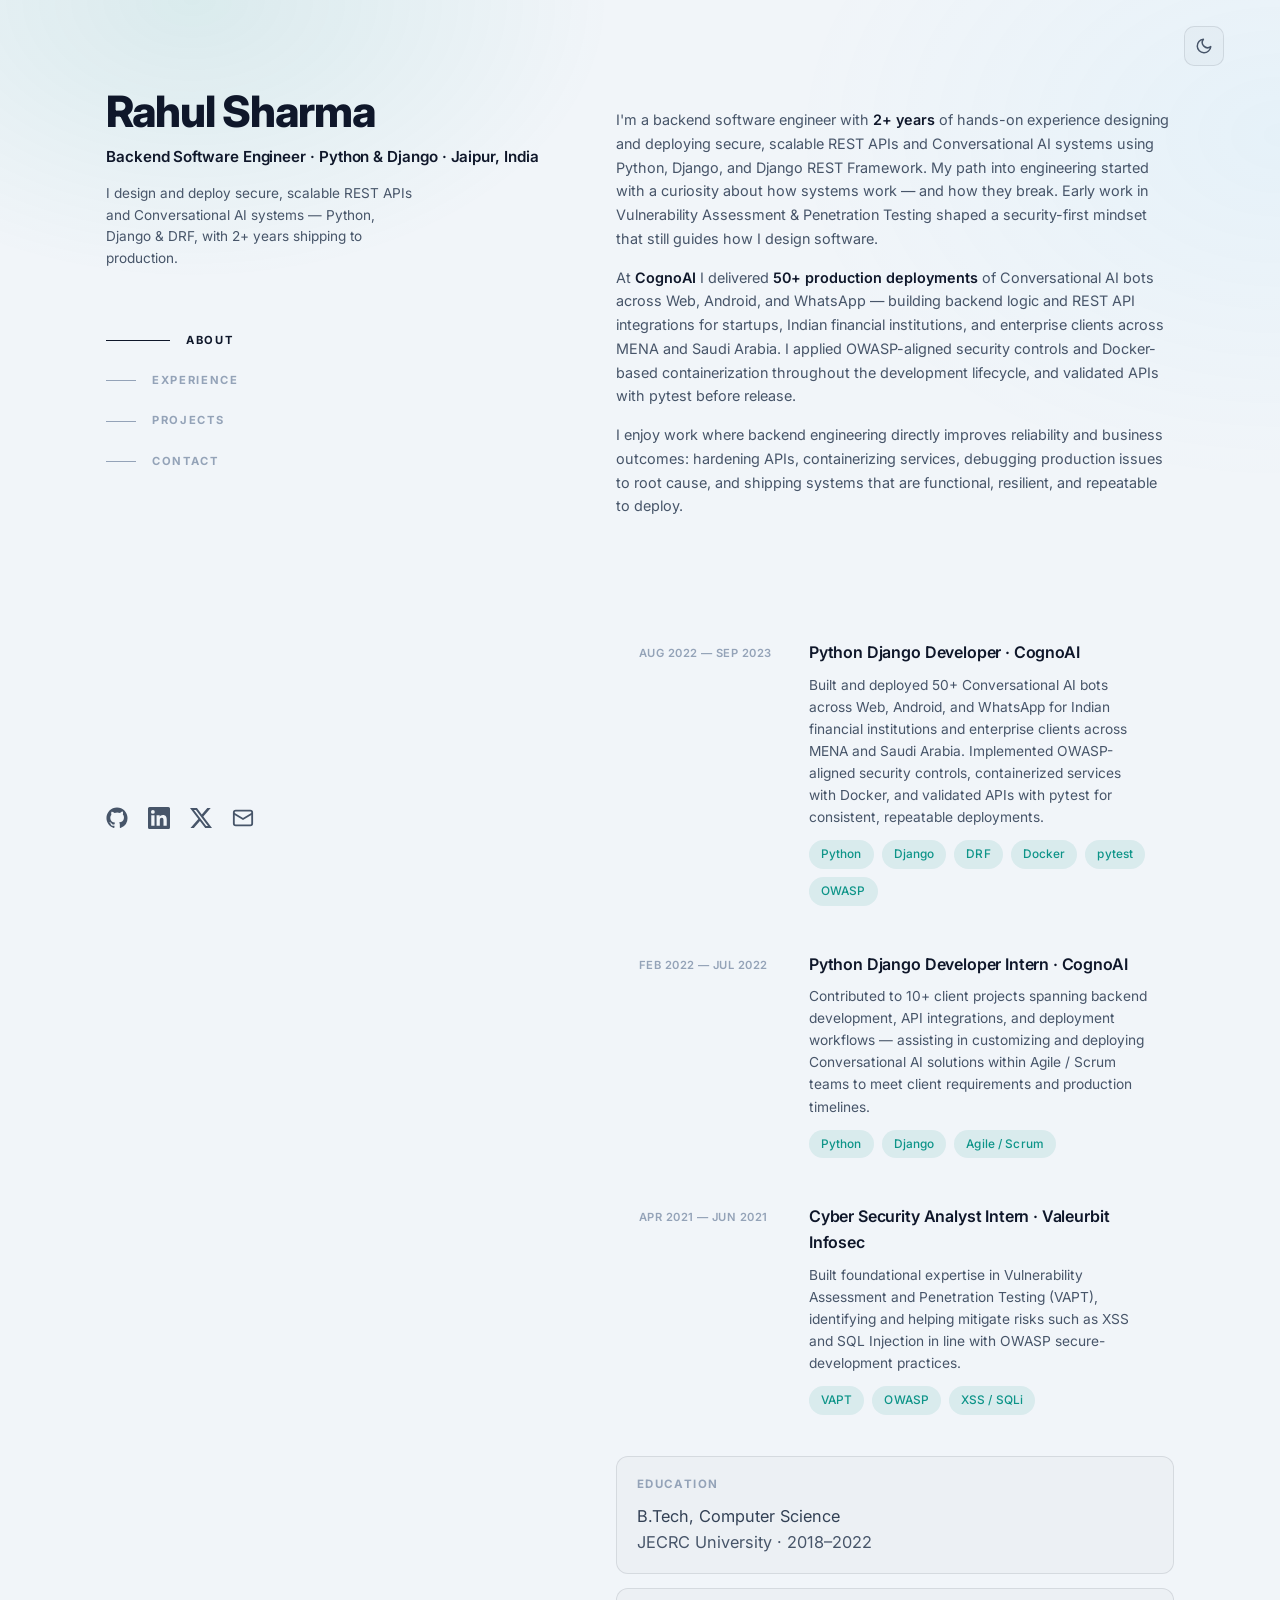
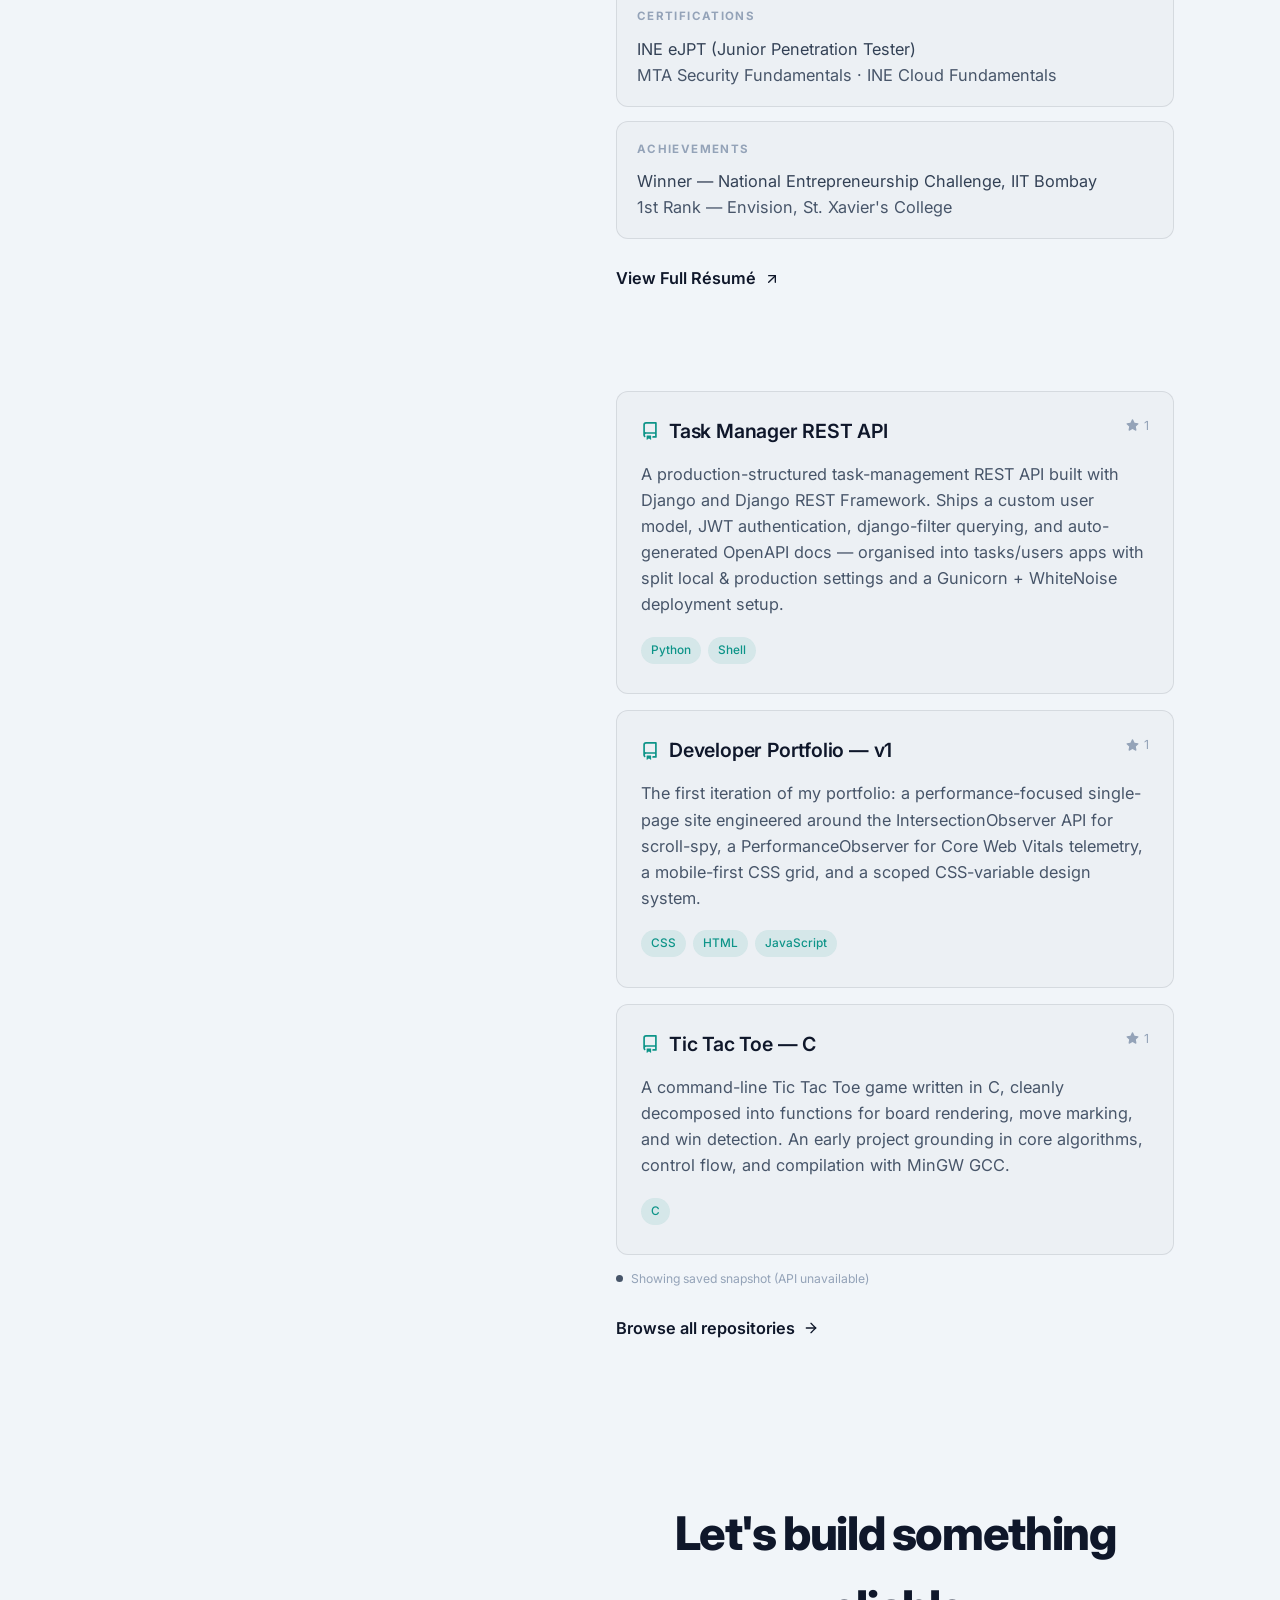
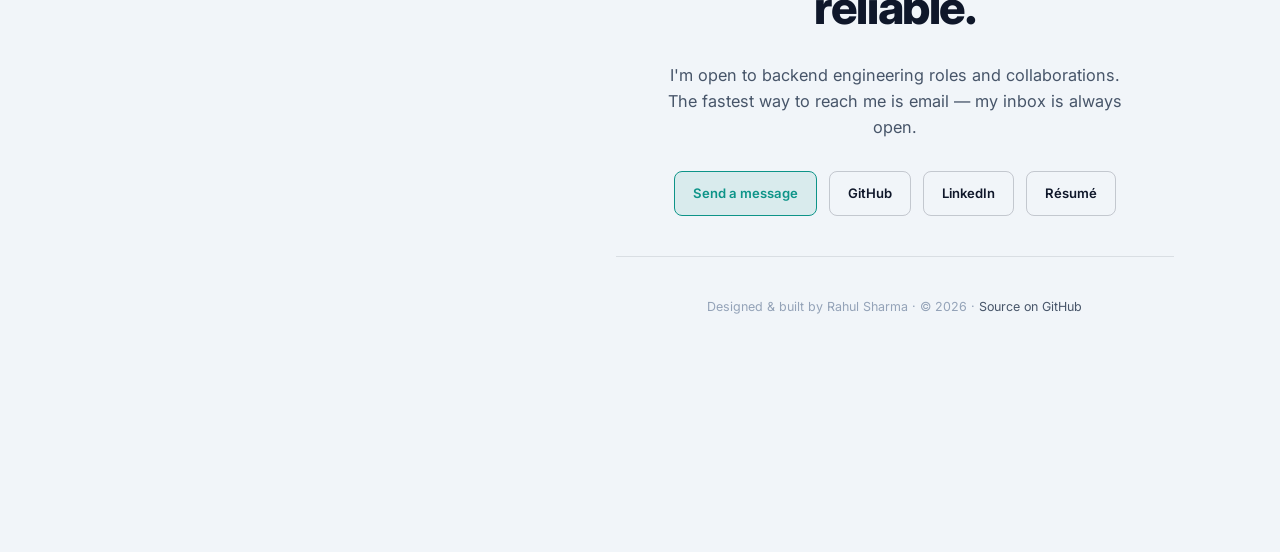
<file: index.html>
<!DOCTYPE html>
<html lang="en" data-theme="dark">
<head>
  <meta charset="UTF-8" />
  <meta name="viewport" content="width=device-width, initial-scale=1" />
  <title>Rahul Sharma — Backend Software Engineer</title>
  <meta name="description" content="Rahul Sharma is a backend software engineer specializing in Python, Django, and secure, high-volume REST APIs. Building resilient, scalable, production-ready systems." />
  <meta name="author" content="Rahul Sharma" />
  <meta name="theme-color" content="#0f172a" />
  <link rel="canonical" href="https://rahulsharmar1.github.io/" />

  <!-- Open Graph / Twitter -->
  <meta property="og:type" content="website" />
  <meta property="og:title" content="Rahul Sharma — Backend Software Engineer" />
  <meta property="og:description" content="Backend engineer focused on Python & Django — high-volume REST APIs, real-time bot workflows, and OWASP-aligned security in production." />
  <meta property="og:url" content="https://rahulsharmar1.github.io/" />
  <meta property="og:image" content="https://avatars.githubusercontent.com/u/43758041?v=4" />
  <meta name="twitter:card" content="summary" />
  <meta name="twitter:title" content="Rahul Sharma — Backend Software Engineer" />
  <meta name="twitter:description" content="Backend engineer focused on Python & Django — high-volume REST APIs and OWASP-aligned security." />
  <meta name="twitter:image" content="https://avatars.githubusercontent.com/u/43758041?v=4" />

  <link rel="icon" href="data:image/svg+xml,<svg xmlns='http://www.w3.org/2000/svg' viewBox='0 0 100 100'><rect width='100' height='100' rx='22' fill='%230f172a'/><text x='50' y='70' font-size='60' font-weight='800' font-family='Inter,Arial,sans-serif' fill='%235eead4' text-anchor='middle'>R</text></svg>" />

  <!-- Fonts: Inter (matches reference), async & non-blocking -->
  <link rel="preconnect" href="https://fonts.googleapis.com" />
  <link rel="preconnect" href="https://fonts.gstatic.com" crossorigin />
  <link rel="stylesheet" media="print" onload="this.media='all'" href="https://fonts.googleapis.com/css2?family=Inter:wght@400;500;600;700;800&display=swap" />
  <noscript><link rel="stylesheet" href="https://fonts.googleapis.com/css2?family=Inter:wght@400;500;600;700;800&display=swap" /></noscript>

  <link rel="stylesheet" href="css/styles.css?v=3" />

  <!-- Prevent theme flash -->
  <script>
    (() => { try { const p = localStorage.getItem("rs-theme") || "system";
      const d = p === "system" ? matchMedia("(prefers-color-scheme: dark)").matches : p === "dark";
      document.documentElement.setAttribute("data-theme", d ? "dark" : "light"); } catch {} })();
  </script>

  <!-- Structured data -->
  <script type="application/ld+json">
  {
    "@context": "https://schema.org", "@type": "Person",
    "name": "Rahul Sharma", "jobTitle": "Backend Software Engineer",
    "url": "https://rahulsharmar1.github.io/", "address": { "@type": "PostalAddress", "addressCountry": "India" },
    "sameAs": ["https://github.com/rahulsharmar1", "https://www.linkedin.com/in/rahulsharmar1/", "https://twitter.com/rahulwarlock007"],
    "knowsAbout": ["Python", "Django", "REST APIs", "PostgreSQL", "Backend Engineering", "Application Security"]
  }
  </script>
</head>
<body>
  <a class="skip-link" href="#about">Skip to content</a>

  <!-- Mobile top bar -->
  <div class="topbar">
    <a class="brand" href="#top">Rahul Sharma</a>
    <div class="topbar-actions">
      <button class="icon-btn theme-toggle" data-theme-toggle aria-label="Toggle theme">
        <svg class="sun" viewBox="0 0 24 24" fill="none" stroke="currentColor" stroke-width="2" stroke-linecap="round"><circle cx="12" cy="12" r="4"/><path d="M12 2v2M12 20v2M4.9 4.9l1.4 1.4M17.7 17.7l1.4 1.4M2 12h2M20 12h2M4.9 19.1l1.4-1.4M17.7 6.3l1.4-1.4"/></svg>
        <svg class="moon" viewBox="0 0 24 24" fill="none" stroke="currentColor" stroke-width="2" stroke-linecap="round" stroke-linejoin="round"><path d="M21 12.8A9 9 0 1 1 11.2 3a7 7 0 0 0 9.8 9.8Z"/></svg>
      </button>
      <button class="icon-btn menu-btn" data-menu-open aria-label="Open menu">
        <svg viewBox="0 0 24 24" fill="none" stroke="currentColor" stroke-width="2" stroke-linecap="round"><path d="M4 7h16M4 12h16M4 17h16"/></svg>
      </button>
    </div>
  </div>

  <!-- Mobile menu overlay -->
  <nav class="mobile-menu" id="mobileMenu" aria-label="Mobile">
    <button class="icon-btn close-x" data-menu-close aria-label="Close menu">
      <svg viewBox="0 0 24 24" fill="none" stroke="currentColor" stroke-width="2" stroke-linecap="round"><path d="M18 6 6 18M6 6l12 12"/></svg>
    </button>
    <a href="#about">About</a>
    <a href="#experience">Experience</a>
    <a href="#projects">Projects</a>
    <a href="#contact">Contact</a>
  </nav>

  <div class="wrap shell" id="top">
    <!-- ============ LEFT / HERO ============ -->
    <header class="col-left">
      <div>
        <h1 class="hero-name">Rahul <em>Sharma</em></h1>
        <p class="hero-role">Backend Software Engineer · Python &amp; Django · Jaipur, India</p>
        <p class="hero-tagline">I design and deploy secure, scalable REST APIs and Conversational AI systems — Python, Django &amp; DRF, with 2+ years shipping to production.</p>

        <nav class="dot-nav" aria-label="Primary">
          <ul>
            <li><a href="#about" data-nav="about"><span class="bar"></span>About</a></li>
            <li><a href="#experience" data-nav="experience"><span class="bar"></span>Experience</a></li>
            <li><a href="#projects" data-nav="projects"><span class="bar"></span>Projects</a></li>
            <li><a href="#contact" data-nav="contact"><span class="bar"></span>Contact</a></li>
          </ul>
        </nav>

      </div>

      <div>
        <div class="socials">
          <a href="https://github.com/rahulsharmar1" target="_blank" rel="noopener" aria-label="GitHub">
            <svg viewBox="0 0 24 24" fill="currentColor"><path d="M12 .5C5.7.5.5 5.7.5 12c0 5.1 3.3 9.4 7.9 10.9.6.1.8-.2.8-.5v-2c-3.2.7-3.9-1.4-3.9-1.4-.5-1.3-1.3-1.7-1.3-1.7-1-.7.1-.7.1-.7 1.2.1 1.8 1.2 1.8 1.2 1 1.8 2.8 1.3 3.4 1 .1-.8.4-1.3.7-1.6-2.6-.3-5.3-1.3-5.3-5.7 0-1.3.4-2.3 1.2-3.1-.1-.3-.5-1.5.1-3.1 0 0 1-.3 3.3 1.2a11.5 11.5 0 0 1 6 0C17.3 4.6 18.3 5 18.3 5c.6 1.6.2 2.8.1 3.1.8.8 1.2 1.8 1.2 3.1 0 4.4-2.7 5.4-5.3 5.7.4.4.8 1.1.8 2.2v3.3c0 .3.2.6.8.5A11.5 11.5 0 0 0 23.5 12C23.5 5.7 18.3.5 12 .5Z"/></svg>
          </a>
          <a href="https://www.linkedin.com/in/rahulsharmar1/" target="_blank" rel="noopener" aria-label="LinkedIn">
            <svg viewBox="0 0 24 24" fill="currentColor"><path d="M20.45 20.45h-3.56v-5.57c0-1.33 0-3.04-1.85-3.04s-2.14 1.45-2.14 2.94v5.67H9.35V9h3.41v1.56h.05c.48-.9 1.64-1.85 3.37-1.85 3.6 0 4.27 2.37 4.27 5.46v6.28ZM5.34 7.43a2.07 2.07 0 1 1 0-4.14 2.07 2.07 0 0 1 0 4.14ZM7.12 20.45H3.56V9h3.56v11.45ZM22.22 0H1.77C.8 0 0 .78 0 1.75v20.5C0 23.2.8 24 1.77 24h20.45c.98 0 1.78-.8 1.78-1.75V1.75C24 .78 23.2 0 22.22 0Z"/></svg>
          </a>
          <a href="https://twitter.com/rahulwarlock007" target="_blank" rel="noopener" aria-label="X / Twitter">
            <svg viewBox="0 0 24 24" fill="currentColor"><path d="M18.9 1.15h3.68l-8.04 9.19L24 22.85h-7.4l-5.8-7.58-6.63 7.58H.49l8.6-9.83L0 1.15h7.59l5.24 6.93 6.07-6.93Zm-1.29 19.5h2.04L6.48 3.24H4.29L17.61 20.65Z"/></svg>
          </a>
          <a href="mailto:rahulsharmar019@gmail.com" aria-label="Email">
            <svg viewBox="0 0 24 24" fill="none" stroke="currentColor" stroke-width="2"><rect x="2" y="4" width="20" height="16" rx="2"/><path d="m2 7 10 6 10-6"/></svg>
          </a>
        </div>
      </div>
    </header>

    <!-- ============ RIGHT / CONTENT ============ -->
    <main class="col-right" id="content">
      <!-- ABOUT -->
      <section class="section" id="about" aria-label="About">
        <div class="section-label">About</div>
        <div class="prose" data-reveal>
          <p>I'm a backend software engineer with <strong>2+ years</strong> of hands-on experience designing and deploying secure, scalable REST APIs and Conversational AI systems using Python, Django, and Django REST Framework. My path into engineering started with a curiosity about how systems work — and how they break. Early work in Vulnerability Assessment &amp; Penetration Testing shaped a security-first mindset that still guides how I design software.</p>
          <p>At <strong>CognoAI</strong> I delivered <strong>50+ production deployments</strong> of Conversational AI bots across Web, Android, and WhatsApp — building backend logic and REST API integrations for startups, Indian financial institutions, and enterprise clients across MENA and Saudi Arabia. I applied OWASP-aligned security controls and Docker-based containerization throughout the development lifecycle, and validated APIs with pytest before release.</p>
          <p>I enjoy work where backend engineering directly improves reliability and business outcomes: hardening APIs, containerizing services, debugging production issues to root cause, and shipping systems that are functional, resilient, and repeatable to deploy.</p>
        </div>
      </section>

      <!-- EXPERIENCE -->
      <section class="section" id="experience" aria-label="Experience">
        <div class="section-label">Experience</div>
        <div class="xp-item" data-reveal>
          <div class="xp-period">Aug 2022 — Sep 2023</div>
          <div class="xp-body">
            <h3 class="xp-role">Python Django Developer <span class="at">· CognoAI</span></h3>
            <p class="xp-summary">Built and deployed 50+ Conversational AI bots across Web, Android, and WhatsApp for Indian financial institutions and enterprise clients across MENA and Saudi Arabia. Implemented OWASP-aligned security controls, containerized services with Docker, and validated APIs with pytest for consistent, repeatable deployments.</p>
            <div class="chips">
              <span class="chip">Python</span><span class="chip">Django</span><span class="chip">DRF</span><span class="chip">Docker</span><span class="chip">pytest</span><span class="chip">OWASP</span>
            </div>
          </div>
        </div>
        <div class="xp-item" data-reveal>
          <div class="xp-period">Feb 2022 — Jul 2022</div>
          <div class="xp-body">
            <h3 class="xp-role">Python Django Developer Intern <span class="at">· CognoAI</span></h3>
            <p class="xp-summary">Contributed to 10+ client projects spanning backend development, API integrations, and deployment workflows — assisting in customizing and deploying Conversational AI solutions within Agile / Scrum teams to meet client requirements and production timelines.</p>
            <div class="chips">
              <span class="chip">Python</span><span class="chip">Django</span><span class="chip">Agile / Scrum</span>
            </div>
          </div>
        </div>
        <div class="xp-item" data-reveal>
          <div class="xp-period">Apr 2021 — Jun 2021</div>
          <div class="xp-body">
            <h3 class="xp-role">Cyber Security Analyst Intern <span class="at">· Valeurbit Infosec</span></h3>
            <p class="xp-summary">Built foundational expertise in Vulnerability Assessment and Penetration Testing (VAPT), identifying and helping mitigate risks such as XSS and SQL Injection in line with OWASP secure-development practices.</p>
            <div class="chips">
              <span class="chip">VAPT</span><span class="chip">OWASP</span><span class="chip">XSS / SQLi</span>
            </div>
          </div>
        </div>
        <div class="meta-strip">
          <div class="meta-card" data-reveal>
            <h4>Education</h4>
            <p>B.Tech, Computer Science</p>
            <p style="color:var(--muted)">JECRC University · 2018–2022</p>
          </div>
          <div class="meta-card" data-reveal>
            <h4>Certifications</h4>
            <p>INE eJPT (Junior Penetration Tester)</p>
            <p style="color:var(--muted)">MTA Security Fundamentals · INE Cloud Fundamentals</p>
          </div>
          <div class="meta-card" data-reveal>
            <h4>Achievements</h4>
            <p>Winner — National Entrepreneurship Challenge, IIT Bombay</p>
            <p style="color:var(--muted)">1st Rank — Envision, St. Xavier's College</p>
          </div>
        </div>
        <div class="view-all-row" data-reveal>
          <a class="text-link" href="assets/Rahul_Sharma_Resume.pdf" target="_blank" rel="noopener">View Full Résumé <svg viewBox="0 0 24 24" fill="none" stroke="currentColor" stroke-width="2" stroke-linecap="round" stroke-linejoin="round"><path d="M7 7h10v10"/><path d="M7 17 17 7"/></svg></a>
        </div>
      </section>

      <!-- PROJECTS -->
      <section class="section" id="projects" aria-label="Projects">
        <div class="section-label">Projects</div>
        <div class="proj-grid" id="projectGrid" aria-live="polite">
          <div class="skeleton"></div><div class="skeleton"></div><div class="skeleton"></div>
        </div>
        <div id="dataNotice" class="notice"></div>
        <div class="view-all-row" data-reveal>
          <a class="text-link" href="archive.html">Browse all repositories <svg viewBox="0 0 24 24" fill="none" stroke="currentColor" stroke-width="2" stroke-linecap="round" stroke-linejoin="round"><path d="M5 12h14"/><path d="m12 5 7 7-7 7"/></svg></a>
        </div>
      </section>

      <!-- CONTACT -->
      <section class="section" id="contact" aria-label="Contact">
        <div class="section-label">Contact</div>
        <div class="contact">
          <h2 data-reveal>Let's build something reliable.</h2>
          <p data-reveal data-reveal-delay="1">I'm open to backend engineering roles and collaborations. The fastest way to reach me is email — my inbox is always open.</p>
          <div class="cta-row" style="justify-content:center" data-reveal data-reveal-delay="2">
            <a class="btn btn-primary" href="mailto:rahulsharmar019@gmail.com">Send a message</a>
            <a class="btn" href="https://github.com/rahulsharmar1" target="_blank" rel="noopener">GitHub</a>
            <a class="btn" href="https://www.linkedin.com/in/rahulsharmar1/" target="_blank" rel="noopener">LinkedIn</a>
            <a class="btn" href="assets/Rahul_Sharma_Resume.pdf" target="_blank" rel="noopener" download>Résumé</a>
          </div>
        </div>
        <footer>
          <p>Designed &amp; built by Rahul Sharma · © <span data-year></span> · <a href="https://github.com/rahulsharmar1" target="_blank" rel="noopener">Source on GitHub</a></p>
        </footer>
      </section>
    </main>
  </div>

  <div class="copied-toast" id="toast" role="status" aria-live="polite"></div>

  <script src="js/main.js?v=3" defer></script>
  <script src="js/github.js?v=3" defer></script>
</body>
</html>
</file>
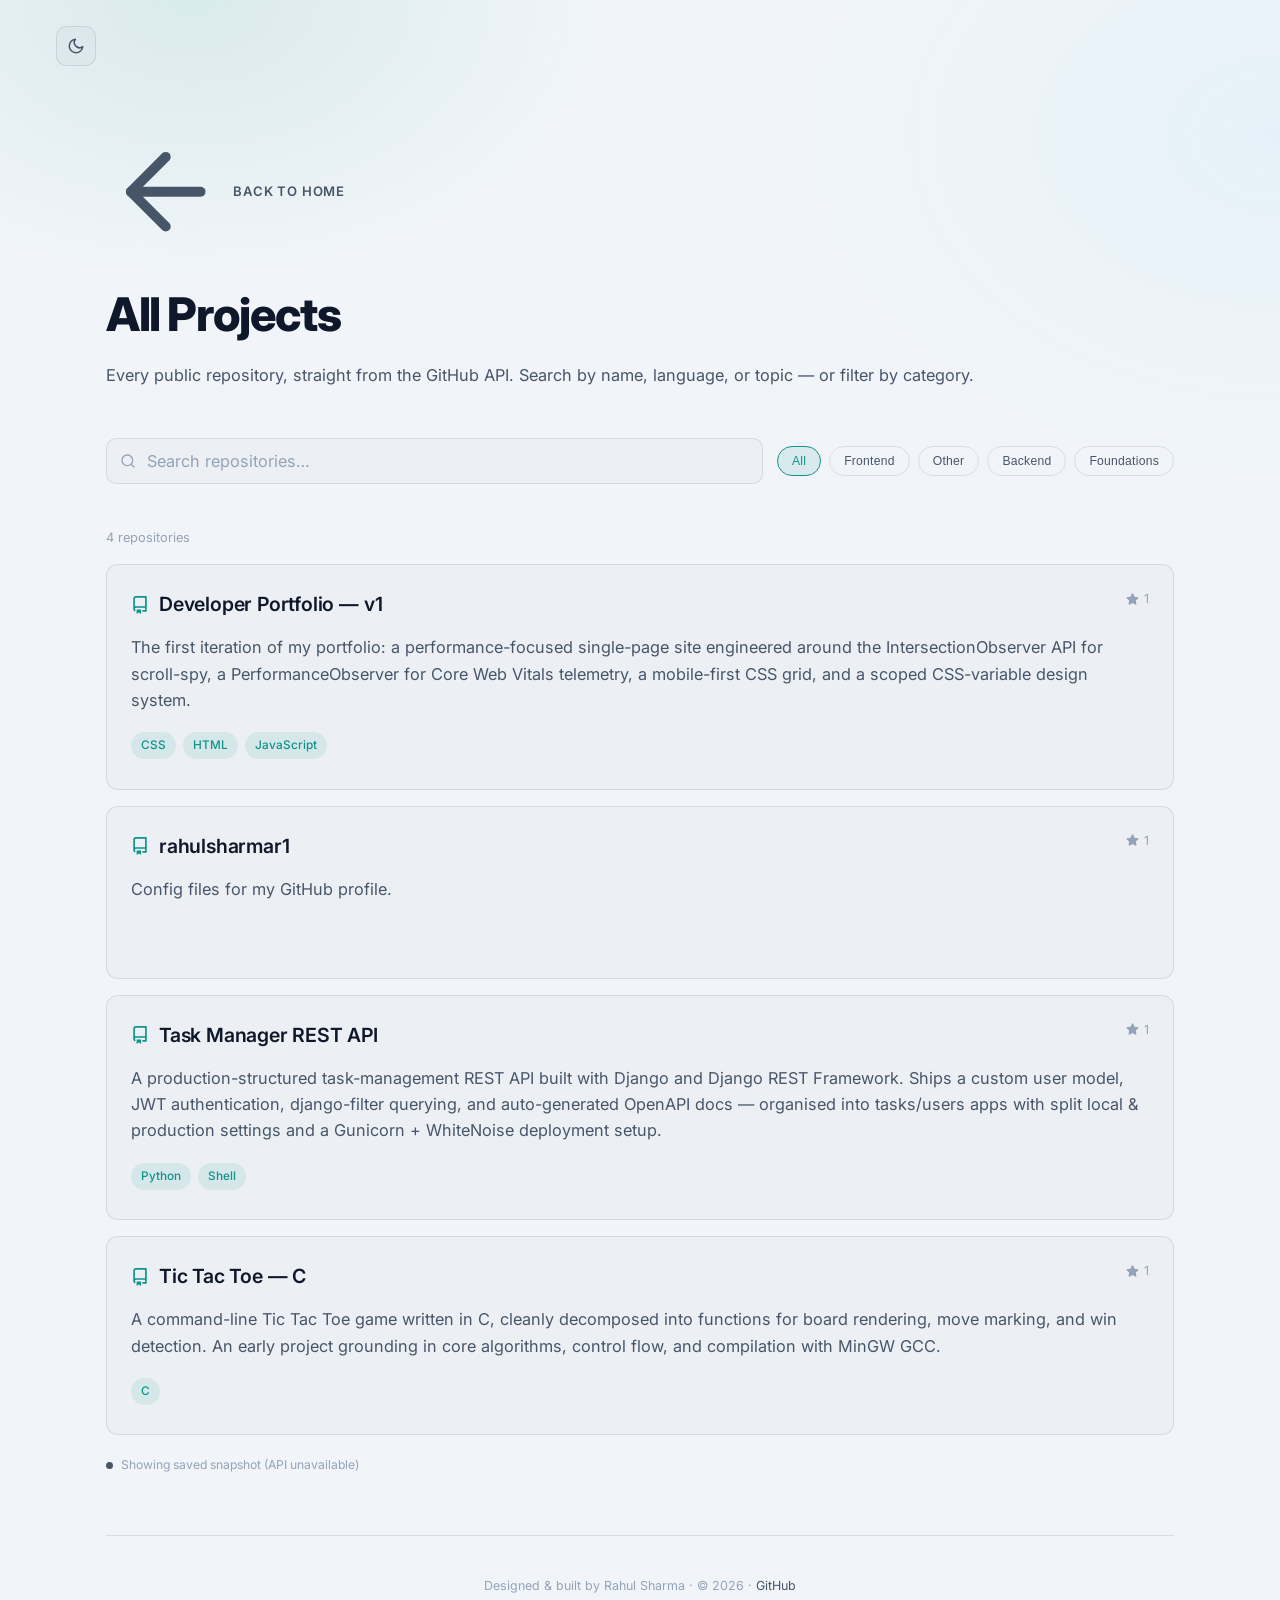
<file: archive.html>
<!DOCTYPE html>
<html lang="en" data-theme="dark">
<head>
  <meta charset="UTF-8" />
  <meta name="viewport" content="width=device-width, initial-scale=1" />
  <title>All Projects — Rahul Sharma</title>
  <meta name="description" content="A complete, searchable archive of Rahul Sharma's public GitHub repositories — filter by category and open any project for full details." />
  <meta name="theme-color" content="#0f172a" />
  <meta property="og:title" content="All Projects — Rahul Sharma" />
  <meta property="og:description" content="Searchable archive of Rahul Sharma's public GitHub repositories." />
  <meta property="og:type" content="website" />
  <meta name="robots" content="index,follow" />

  <link rel="icon" href="data:image/svg+xml,<svg xmlns='http://www.w3.org/2000/svg' viewBox='0 0 100 100'><rect width='100' height='100' rx='22' fill='%230f172a'/><text x='50' y='70' font-size='60' font-weight='800' font-family='Inter,Arial,sans-serif' fill='%235eead4' text-anchor='middle'>R</text></svg>" />

  <link rel="preconnect" href="https://fonts.googleapis.com" />
  <link rel="preconnect" href="https://fonts.gstatic.com" crossorigin />
  <link rel="stylesheet" media="print" onload="this.media='all'" href="https://fonts.googleapis.com/css2?family=Inter:wght@400;500;600;700;800&display=swap" />
  <noscript><link rel="stylesheet" href="https://fonts.googleapis.com/css2?family=Inter:wght@400;500;600;700;800&display=swap" /></noscript>

  <link rel="stylesheet" href="css/styles.css?v=3" />
  <script>
    (() => { try { const p = localStorage.getItem("rs-theme") || "system";
      const d = p === "system" ? matchMedia("(prefers-color-scheme: dark)").matches : p === "dark";
      document.documentElement.setAttribute("data-theme", d ? "dark" : "light"); } catch {} })();
  </script>
</head>
<body>
  <a class="skip-link" href="#archiveGrid">Skip to content</a>

  <div class="topbar" style="position:sticky">
    <a class="brand" href="index.html">Rahul Sharma</a>
    <div class="topbar-actions">
      <button class="icon-btn theme-toggle" data-theme-toggle aria-label="Toggle theme">
        <svg class="sun" viewBox="0 0 24 24" fill="none" stroke="currentColor" stroke-width="2" stroke-linecap="round"><circle cx="12" cy="12" r="4"/><path d="M12 2v2M12 20v2M4.9 4.9l1.4 1.4M17.7 17.7l1.4 1.4M2 12h2M20 12h2M4.9 19.1l1.4-1.4M17.7 6.3l1.4-1.4"/></svg>
        <svg class="moon" viewBox="0 0 24 24" fill="none" stroke="currentColor" stroke-width="2" stroke-linecap="round" stroke-linejoin="round"><path d="M21 12.8A9 9 0 1 1 11.2 3a7 7 0 0 0 9.8 9.8Z"/></svg>
      </button>
    </div>
  </div>

  <div class="wrap">
    <div class="archive-head">
      <a class="back-link" href="index.html"><svg viewBox="0 0 24 24" fill="none" stroke="currentColor" stroke-width="2" stroke-linecap="round" stroke-linejoin="round"><path d="m12 19-7-7 7-7"/><path d="M19 12H5"/></svg> Back to home</a>
      <h1>All Projects</h1>
      <p>Every public repository, straight from the GitHub API. Search by name, language, or topic — or filter by category.</p>
    </div>

    <div class="filter-bar">
      <div class="search-box">
        <span data-search-icon></span>
        <input id="searchInput" type="search" placeholder="Search repositories…" aria-label="Search repositories" autocomplete="off" />
      </div>
      <div class="filter-tags" id="filterTags" role="group" aria-label="Filter by category"></div>
    </div>

    <div class="archive-count" id="archiveCount"></div>
    <div class="proj-grid" id="archiveGrid" aria-live="polite">
      <div class="skeleton"></div><div class="skeleton"></div><div class="skeleton"></div><div class="skeleton"></div>
    </div>
    <div id="dataNotice" class="notice" style="margin-top:20px"></div>

    <footer style="margin-top:60px">
      <p>Designed &amp; built by Rahul Sharma · © <span data-year></span> · <a href="https://github.com/rahulsharmar1" target="_blank" rel="noopener">GitHub</a></p>
    </footer>
  </div>

  <div class="copied-toast" id="toast" role="status" aria-live="polite"></div>

  <script src="js/main.js?v=3" defer></script>
  <script src="js/github.js?v=3" defer></script>
</body>
</html>
</file>
<file: css/styles.css>
/* ============================================================
   Rahul Sharma — Portfolio
   Styled after Brittany Chiang: Inter typography, slate/navy
   dark theme, teal accent.
   ============================================================ */

:root {
  /* Type — Inter throughout, mono only for code */
  --font-sans: "Inter", -apple-system, BlinkMacSystemFont, "Segoe UI", Roboto, "Helvetica Neue", Arial, sans-serif;
  --font-mono: ui-monospace, SFMono-Regular, "SF Mono", Menlo, Consolas, monospace;

  /* Fluid scale */
  --step--1: clamp(0.75rem, 0.72rem + 0.15vw, 0.82rem);
  --step-0:  clamp(0.95rem, 0.92rem + 0.2vw, 1.02rem);
  --step-1:  clamp(1.05rem, 0.98rem + 0.35vw, 1.22rem);
  --step-2:  clamp(1.3rem, 1.12rem + 0.8vw, 1.7rem);
  --step-3:  clamp(1.8rem, 1.4rem + 2vw, 2.9rem);
  --step-4:  clamp(2.4rem, 1.8rem + 3.4vw, 4rem);

  --maxw: 1180px;
  --radius: 12px;
  --radius-sm: 8px;
  --ease: cubic-bezier(0.22, 1, 0.36, 1);
  --dur: 0.35s;
}

/* ---- Dark (default) — Brittany slate/navy ---- */
:root, :root[data-theme="dark"] {
  --bg: #0f172a;           /* slate-900 */
  --bg-2: #131c31;
  --bg-glass: rgba(15, 23, 42, 0.7);
  --surface: rgba(148, 163, 184, 0.03);
  --surface-hover: rgba(148, 163, 184, 0.06);
  --text: #94a3b8;         /* slate-400 */
  --text-strong: #e2e8f0;  /* slate-200 */
  --text-mid: #cbd5e1;     /* slate-300 */
  --muted: #94a3b8;        /* slate-400 */
  --faint: #64748b;        /* slate-500 */
  --border: rgba(148, 163, 184, 0.12);
  --border-strong: rgba(148, 163, 184, 0.28);
  --accent: #5eead4;       /* teal-300 */
  --accent-2: #2dd4bf;     /* teal-400 */
  --accent-soft: rgba(45, 212, 191, 0.1);
  --accent-line: rgba(94, 234, 212, 0.4);
  --shadow: 0 24px 60px -20px rgba(2, 6, 23, 0.7);
  --node: rgba(94, 234, 212, 0.9);
  --node-dim: rgba(148, 163, 184, 0.3);
  --card-hover: rgba(30, 41, 59, 0.5);
  color-scheme: dark;
}

/* ---- Light — light slate complement ---- */
:root[data-theme="light"] {
  --bg: #f1f5f9;           /* slate-100 */
  --bg-2: #ffffff;
  --bg-glass: rgba(241, 245, 249, 0.75);
  --surface: rgba(15, 23, 42, 0.02);
  --surface-hover: rgba(15, 23, 42, 0.05);
  --text: #475569;         /* slate-600 */
  --text-strong: #0f172a;  /* slate-900 */
  --text-mid: #334155;     /* slate-700 */
  --muted: #475569;
  --faint: #94a3b8;
  --border: rgba(15, 23, 42, 0.1);
  --border-strong: rgba(15, 23, 42, 0.2);
  --accent: #0d9488;       /* teal-600 */
  --accent-2: #0f766e;     /* teal-700 */
  --accent-soft: rgba(13, 148, 136, 0.1);
  --accent-line: rgba(13, 148, 136, 0.32);
  --shadow: 0 24px 60px -24px rgba(15, 23, 42, 0.2);
  --node: rgba(13, 148, 136, 0.85);
  --node-dim: rgba(71, 85, 105, 0.25);
  --card-hover: rgba(226, 232, 240, 0.6);
  color-scheme: light;
}

* { box-sizing: border-box; margin: 0; padding: 0; }

html { scroll-behavior: smooth; -webkit-text-size-adjust: 100%; overflow-x: clip; }
@media (prefers-reduced-motion: reduce) {
  html { scroll-behavior: auto; }
  *, *::before, *::after { animation-duration: 0.001ms !important; transition-duration: 0.001ms !important; scroll-behavior: auto !important; }
}

body {
  font-family: var(--font-sans);
  font-size: var(--step-0);
  line-height: 1.6;
  color: var(--text);
  background: var(--bg);
  -webkit-font-smoothing: antialiased;
  text-rendering: optimizeLegibility;
  transition: background var(--dur) var(--ease), color var(--dur) var(--ease);
}

/* Ambient background glow — teal/navy */
body::before {
  content: "";
  position: fixed;
  inset: 0;
  pointer-events: none;
  z-index: 0;
  background:
    radial-gradient(600px 400px at 15% 0%, var(--accent-soft), transparent 70%),
    radial-gradient(700px 500px at 100% 15%, rgba(56, 189, 248, 0.06), transparent 70%);
}

a { color: inherit; text-decoration: none; }
img { max-width: 100%; display: block; }
::selection { background: var(--accent); color: #0f172a; }

:focus-visible { outline: 2px solid var(--accent); outline-offset: 3px; border-radius: 4px; }

.skip-link {
  position: absolute; left: 12px; top: -60px;
  background: var(--accent); color: #0f172a; padding: 10px 16px;
  border-radius: 8px; font-weight: 600; z-index: 200;
  transition: top 0.2s var(--ease);
}
.skip-link:focus { top: 12px; }

.wrap { max-width: var(--maxw); margin: 0 auto; padding: 0 clamp(20px, 5vw, 56px); position: relative; z-index: 1; }

/* ============================================================ LAYOUT */
.shell { display: block; }

@media (min-width: 1024px) {
  .shell { display: grid; grid-template-columns: minmax(340px, 44%) 1fr; gap: 40px; }
  .col-left { position: sticky; top: 0; height: 100vh; display: flex; flex-direction: column; justify-content: space-between; padding: 88px 0 64px; }
  .col-right { padding: 108px 0 96px; }
}

/* ============================================================ HERO / LEFT */
.hero-eyebrow {
  font-size: var(--step--1);
  font-weight: 600;
  letter-spacing: 0.18em;
  text-transform: uppercase;
  color: var(--accent);
  display: inline-flex; align-items: center; gap: 10px;
  margin-bottom: 22px;
}
.hero-eyebrow::before { content: ""; width: 28px; height: 1px; background: var(--accent-line); }

.hero-name {
  font-weight: 800;
  font-size: clamp(1.8rem, 1.5rem + 1.6vw, 2.7rem);
  line-height: 1.08;
  letter-spacing: -0.03em;
  color: var(--text-strong);
}
.hero-name em { font-style: normal; color: var(--text-strong); }

.hero-role {
  font-size: 0.95rem;
  color: var(--text-strong);
  font-weight: 600;
  margin-top: 10px;
  letter-spacing: -0.005em;
}
.hero-tagline {
  color: var(--muted);
  max-width: 34ch;
  margin-top: 14px;
  font-size: 0.85rem;
  line-height: 1.6;
}

/* Left nav (desktop) */
.dot-nav { margin-top: 52px; display: none; }
@media (min-width: 1024px) { .dot-nav { display: block; } }
.dot-nav ul { list-style: none; }
.dot-nav li { margin: 4px 0; }
.dot-nav a {
  display: inline-flex; align-items: center; gap: 16px;
  font-size: 0.7rem;
  font-weight: 700;
  letter-spacing: 0.15em;
  text-transform: uppercase;
  color: var(--faint);
  padding: 9px 0;
  transition: color 0.25s var(--ease);
}
.dot-nav a .bar { width: 30px; height: 1px; background: var(--faint); transition: all 0.25s var(--ease); }
.dot-nav a:hover, .dot-nav a:focus-visible { color: var(--text-strong); }
.dot-nav a:hover .bar { width: 56px; background: var(--text-strong); }
.dot-nav a.active { color: var(--text-strong); }
.dot-nav a.active .bar { width: 64px; background: var(--text-strong); }

/* Socials */
.socials { display: flex; gap: 20px; margin-top: 40px; }
.socials a { color: var(--muted); transition: color 0.2s var(--ease), transform 0.2s var(--ease); }
.socials a:hover { color: var(--text-strong); transform: translateY(-3px); }
.socials svg { width: 22px; height: 22px; }

/* CTA buttons */
.cta-row { display: flex; flex-wrap: wrap; gap: 12px; margin-top: 28px; }
.btn {
  display: inline-flex; align-items: center; gap: 9px;
  font-size: var(--step--1); font-weight: 600;
  padding: 11px 18px; border-radius: var(--radius-sm);
  border: 1px solid var(--border-strong);
  background: transparent; color: var(--text-strong);
  cursor: pointer;
  transition: all 0.25s var(--ease);
}
.btn svg { width: 16px; height: 16px; }
.btn:hover { border-color: var(--accent); background: var(--accent-soft); transform: translateY(-2px); }
.btn-primary { background: var(--accent-soft); color: var(--accent); border-color: var(--accent); }
.btn-primary:hover { background: var(--accent); color: #0f172a; border-color: var(--accent); }

/* 3D node canvas */
.node-stage { margin-top: 34px; position: relative; }
.node-canvas-wrap {
  position: relative; width: 100%; aspect-ratio: 16 / 9;
  border: 1px solid var(--border); border-radius: var(--radius);
  overflow: hidden; background: linear-gradient(160deg, var(--bg-2), var(--bg));
}
.node-canvas-wrap canvas { width: 100%; height: 100%; display: block; }
.node-caption {
  position: absolute; left: 14px; bottom: 12px;
  font-size: 0.66rem; font-weight: 600; letter-spacing: 0.12em;
  text-transform: uppercase; color: var(--faint); pointer-events: none;
}
@media (max-width: 1023px) { .node-stage { display: none; } }

/* ============================================================ TOP BAR (mobile) */
.topbar {
  position: sticky; top: 0; z-index: 90;
  display: flex; align-items: center; justify-content: space-between;
  padding: 14px clamp(20px, 5vw, 56px);
  background: var(--bg-glass); backdrop-filter: blur(14px) saturate(150%);
  border-bottom: 1px solid var(--border);
}
@media (min-width: 1024px) { .topbar { background: transparent; border: none; position: absolute; top: 0; right: 0; padding: 26px clamp(20px,5vw,56px); backdrop-filter: none; } .topbar .brand, .topbar .menu-btn { display: none; } }
.topbar .brand { font-size: 1.1rem; color: var(--text-strong); font-weight: 700; letter-spacing: -0.01em; }
.topbar-actions { display: flex; align-items: center; gap: 6px; }

.icon-btn {
  width: 40px; height: 40px; display: inline-grid; place-items: center;
  border-radius: 10px; border: 1px solid var(--border);
  background: var(--surface); color: var(--muted); cursor: pointer;
  transition: all 0.25s var(--ease);
}
.icon-btn:hover { color: var(--accent); border-color: var(--accent-line); }
.icon-btn svg { width: 18px; height: 18px; }
.theme-toggle .moon { display: none; }
:root[data-theme="light"] .theme-toggle .sun { display: none; }
:root[data-theme="light"] .theme-toggle .moon { display: block; }

/* Mobile menu */
.mobile-menu {
  position: fixed; inset: 0; z-index: 120;
  background: var(--bg-glass); backdrop-filter: blur(20px);
  display: flex; flex-direction: column; justify-content: center; align-items: center; gap: 8px;
  opacity: 0; visibility: hidden; transition: opacity 0.3s var(--ease), visibility 0.3s;
}
.mobile-menu.open { opacity: 1; visibility: visible; }
.mobile-menu a { font-size: 1.6rem; font-weight: 700; color: var(--text-strong); padding: 10px; letter-spacing: -0.01em; }
.mobile-menu a:hover { color: var(--accent); }
.mobile-menu .close-x { position: absolute; top: 20px; right: 24px; }
@media (min-width: 1024px) { .mobile-menu { display: none; } }

/* ============================================================ SECTIONS */
.section { margin-bottom: clamp(64px, 11vh, 120px); scroll-margin-top: 90px; }
.section-label { display: none; }
@media (max-width: 1023px) {
  .section-label {
    display: block;
    position: sticky; top: 0; z-index: 40;
    font-size: var(--step--1); font-weight: 700;
    letter-spacing: 0.14em; text-transform: uppercase; color: var(--text-strong);
    padding: 14px 0; margin-bottom: 8px;
    background: var(--bg-glass); backdrop-filter: blur(10px);
  }
}
.section-heading {
  font-weight: 700;
  font-size: var(--step-2); color: var(--text-strong);
  letter-spacing: -0.02em; margin-bottom: 28px;
  display: flex; align-items: baseline; gap: 12px;
}
.section-heading .idx { font-size: 0.85rem; color: var(--accent); font-weight: 600; }

.prose p { color: var(--muted); margin-bottom: 15px; max-width: 62ch; font-size: 0.9rem; line-height: 1.65; }
.prose strong { color: var(--text-strong); font-weight: 600; }
.prose a.link { color: var(--text-strong); border-bottom: 1px solid var(--accent-line); transition: color 0.2s; }
.prose a.link:hover { color: var(--accent); }

/* ============================================================ EXPERIENCE */
.xp-item {
  display: grid; grid-template-columns: 150px 1fr; gap: 20px;
  padding: 22px; border-radius: var(--radius);
  border: 1px solid transparent;
  transition: background 0.25s var(--ease), border-color 0.25s var(--ease);
}
.xp-item:hover { background: var(--card-hover); border-color: var(--border); box-shadow: var(--shadow); }
.xp-period { font-size: var(--step--1); font-weight: 600; color: var(--faint); letter-spacing: 0.04em; text-transform: uppercase; padding-top: 5px; }
.xp-role { font-size: 1rem; color: var(--text-strong); font-weight: 600; letter-spacing: -0.01em; }
.xp-role .at { color: var(--text-strong); }
.xp-summary { color: var(--muted); margin: 8px 0 12px; font-size: 0.86rem; line-height: 1.6; }
.xp-period { font-size: 0.7rem; }
.xp-highlights { list-style: none; display: grid; gap: 8px; margin-bottom: 14px; }
.xp-highlights li { color: var(--muted); padding-left: 22px; position: relative; font-size: var(--step-0); }
.xp-highlights li::before { content: "▹"; position: absolute; left: 0; color: var(--accent); }
.chips { display: flex; flex-wrap: wrap; gap: 8px; }
.chip {
  font-size: 0.74rem; font-weight: 500; letter-spacing: 0.01em;
  color: var(--accent); background: var(--accent-soft);
  padding: 5px 12px; border-radius: 100px;
}
@media (max-width: 620px) { .xp-item { grid-template-columns: 1fr; gap: 8px; } .xp-period { padding-top: 0; } }

/* ============================================================ PROJECTS */
.proj-grid { display: grid; gap: 16px; }
.proj-card {
  position: relative;
  display: grid; grid-template-columns: 1fr; gap: 14px;
  padding: 24px; border-radius: var(--radius);
  border: 1px solid var(--border);
  background: var(--surface);
  cursor: pointer;
  overflow: hidden;
  transition: transform 0.3s var(--ease), border-color 0.3s var(--ease), box-shadow 0.3s var(--ease), background 0.3s var(--ease);
}
.proj-card::after {
  content: ""; position: absolute; inset: 0; border-radius: var(--radius);
  background: radial-gradient(400px circle at var(--mx, 50%) var(--my, 0%), var(--accent-soft), transparent 45%);
  opacity: 0; transition: opacity 0.4s var(--ease); pointer-events: none;
}
.proj-card:hover { transform: translateY(-4px); border-color: var(--accent-line); background: var(--card-hover); box-shadow: var(--shadow); }
.proj-card:hover::after { opacity: 1; }
.proj-top { display: flex; align-items: flex-start; justify-content: space-between; gap: 14px; }
.proj-title { font-size: var(--step-1); color: var(--text-strong); font-weight: 600; letter-spacing: -0.01em; display: flex; align-items: center; gap: 10px; }
.proj-title svg { width: 18px; height: 18px; color: var(--accent); flex: none; }
.proj-card:hover .proj-title { color: var(--accent); }
.proj-metrics { display: flex; gap: 14px; font-size: 0.78rem; color: var(--faint); flex: none; }
.proj-metrics span { display: inline-flex; align-items: center; gap: 5px; }
.proj-metrics svg { width: 13px; height: 13px; }
.proj-desc { color: var(--muted); font-size: var(--step-0); }
.proj-foot { display: flex; align-items: center; justify-content: space-between; gap: 12px; flex-wrap: wrap; }
.proj-langs { display: flex; flex-wrap: wrap; gap: 7px; }
.lang-tag { font-size: 0.74rem; font-weight: 500; color: var(--accent); background: var(--accent-soft); padding: 4px 10px; border-radius: 100px; display: inline-flex; align-items: center; gap: 6px; }
.lang-dot { display: none; }
.proj-view { font-size: 0.74rem; font-weight: 600; letter-spacing: 0.06em; text-transform: uppercase; color: var(--accent); display: inline-flex; align-items: center; gap: 6px; opacity: 0; transform: translateX(-6px); transition: all 0.3s var(--ease); }
.proj-card:hover .proj-view { opacity: 1; transform: translateX(0); }

.view-all-row { margin-top: 26px; }
.text-link { display: inline-flex; align-items: center; gap: 8px; font-weight: 600; color: var(--text-strong); transition: all 0.2s var(--ease); }
.text-link svg { width: 16px; height: 16px; transition: transform 0.2s var(--ease); }
.text-link:hover { color: var(--accent); }
.text-link:hover svg { transform: translateX(4px); }

/* ============================================================ TECH STACK */
.stack-grid { display: grid; grid-template-columns: repeat(auto-fit, minmax(210px, 1fr)); gap: 14px; }
.stack-group { padding: 20px; border: 1px solid var(--border); border-radius: var(--radius); background: var(--surface); transition: border-color 0.25s var(--ease), transform 0.25s var(--ease), background 0.25s var(--ease); }
.stack-group:hover { border-color: var(--accent-line); background: var(--card-hover); transform: translateY(-3px); }
.stack-group h3 { font-size: 0.74rem; font-weight: 700; letter-spacing: 0.12em; text-transform: uppercase; color: var(--accent); margin-bottom: 14px; }
.stack-list { display: flex; flex-wrap: wrap; gap: 8px; }
.stack-list span { font-size: var(--step--1); font-weight: 500; color: var(--text-mid); padding: 6px 12px; border: 1px solid var(--border); border-radius: 8px; background: var(--bg-2); transition: all 0.2s var(--ease); }
.stack-list span:hover { border-color: var(--accent); color: var(--accent); }

/* Certs / edu strip */
.meta-strip { display: grid; grid-template-columns: 1fr; gap: 14px; margin-top: 18px; }
.meta-card { padding: 18px 20px; border: 1px solid var(--border); border-radius: var(--radius); background: var(--surface); }
.meta-card h4 { font-size: 0.72rem; font-weight: 700; letter-spacing: 0.12em; text-transform: uppercase; color: var(--faint); margin-bottom: 10px; }
.meta-card p { color: var(--text-mid); }
.meta-card .chips { margin-top: 4px; }
@media (max-width: 620px) { .meta-strip { grid-template-columns: 1fr; } }

/* ============================================================ CONTACT */
.contact { text-align: center; padding: 40px 0; }
.contact .overline { font-size: var(--step--1); font-weight: 600; letter-spacing: 0.18em; text-transform: uppercase; color: var(--accent); }
.contact h2 { font-weight: 800; font-size: var(--step-3); color: var(--text-strong); margin: 16px 0 18px; letter-spacing: -0.03em; }
.contact p { color: var(--muted); max-width: 46ch; margin: 0 auto 30px; }
.copy-email { position: relative; }
.copied-toast { position: fixed; left: 50%; bottom: 30px; transform: translateX(-50%) translateY(20px); background: var(--accent); color: #0f172a; font-size: 0.85rem; font-weight: 600; padding: 10px 18px; border-radius: 10px; opacity: 0; pointer-events: none; transition: all 0.35s var(--ease); z-index: 150; }
.copied-toast.show { opacity: 1; transform: translateX(-50%) translateY(0); }

footer { border-top: 1px solid var(--border); padding: 40px 0; text-align: center; }
footer p { font-size: 0.78rem; color: var(--faint); }
footer a { color: var(--muted); }
footer a:hover { color: var(--accent); }

/* ============================================================ MODAL */
.modal-overlay {
  position: fixed; inset: 0; z-index: 160;
  background: rgba(2, 6, 23, 0.7); backdrop-filter: blur(6px);
  display: flex; align-items: flex-start; justify-content: center;
  padding: max(24px, 6vh) 16px 40px; overflow-y: auto;
  opacity: 0; visibility: hidden; transition: opacity 0.3s var(--ease), visibility 0.3s;
}
.modal-overlay.open { opacity: 1; visibility: visible; }
.modal {
  width: 100%; max-width: 760px; background: var(--bg-2);
  border: 1px solid var(--border-strong); border-radius: 16px;
  box-shadow: var(--shadow); overflow: hidden;
  transform: translateY(16px) scale(0.98); transition: transform 0.35s var(--ease);
}
.modal-overlay.open .modal { transform: translateY(0) scale(1); }
.modal-head { padding: 26px 28px 20px; border-bottom: 1px solid var(--border); position: relative; }
.modal-head .kicker { font-size: 0.72rem; font-weight: 600; letter-spacing: 0.12em; text-transform: uppercase; color: var(--accent); }
.modal-head h2 { font-weight: 800; font-size: var(--step-2); color: var(--text-strong); margin: 8px 0 12px; letter-spacing: -0.02em; }
.modal-head .modal-metrics { display: flex; flex-wrap: wrap; gap: 16px; font-size: 0.8rem; color: var(--muted); }
.modal-head .modal-metrics span { display: inline-flex; gap: 6px; align-items: center; }
.modal-close { position: absolute; top: 20px; right: 20px; }
.modal-body { padding: 24px 28px; }
.modal-section { margin-bottom: 24px; }
.modal-section h3 { font-size: 0.74rem; font-weight: 700; letter-spacing: 0.12em; text-transform: uppercase; color: var(--faint); margin-bottom: 12px; }
.modal-langs { display: grid; gap: 8px; }
.langbar { display: grid; grid-template-columns: 120px 1fr 52px; align-items: center; gap: 12px; font-size: 0.78rem; color: var(--muted); }
.langbar .track { height: 6px; border-radius: 4px; background: var(--surface-hover); overflow: hidden; }
.langbar .fill { height: 100%; background: linear-gradient(90deg, var(--accent), var(--accent-2)); border-radius: 4px; }
.readme { max-height: 340px; overflow-y: auto; padding: 18px; border: 1px solid var(--border); border-radius: var(--radius); background: var(--bg); }
.readme h1, .readme h2, .readme h3 { color: var(--text-strong); margin: 16px 0 8px; line-height: 1.3; font-weight: 700; }
.readme h1 { font-size: 1.2rem; } .readme h2 { font-size: 1.05rem; } .readme h3 { font-size: 0.95rem; }
.readme p { color: var(--muted); margin: 8px 0; font-size: 0.9rem; }
.readme ul, .readme ol { margin: 8px 0 8px 20px; color: var(--muted); font-size: 0.9rem; }
.readme li { margin: 4px 0; }
.readme code { font-family: var(--font-mono); font-size: 0.82em; background: var(--surface-hover); padding: 2px 6px; border-radius: 5px; color: var(--accent); }
.readme pre { background: var(--bg-2); border: 1px solid var(--border); border-radius: 8px; padding: 14px; overflow-x: auto; margin: 10px 0; }
.readme pre code { background: none; color: var(--text); padding: 0; }
.readme a { color: var(--accent); border-bottom: 1px solid var(--accent-line); }
.readme table { border-collapse: collapse; width: 100%; font-size: 0.82rem; margin: 10px 0; display: block; overflow-x: auto; }
.readme th, .readme td { border: 1px solid var(--border); padding: 7px 10px; text-align: left; color: var(--muted); }
.readme th { color: var(--text-strong); }
.modal-actions { display: flex; flex-wrap: wrap; gap: 12px; padding: 20px 28px 26px; border-top: 1px solid var(--border); }

/* ============================================================ ARCHIVE PAGE */
.archive-head { padding-top: 40px; margin-bottom: 34px; }
.back-link { display: inline-flex; align-items: center; gap: 8px; white-space: nowrap; font-size: var(--step--1); font-weight: 600; letter-spacing: 0.06em; text-transform: uppercase; color: var(--muted); margin-bottom: 26px; transition: color 0.2s, gap 0.2s; }
.back-link svg { flex: none; }
.back-link:hover { color: var(--accent); gap: 12px; }
.archive-head h1 { font-weight: 800; font-size: var(--step-3); color: var(--text-strong); letter-spacing: -0.03em; }
.archive-head p { color: var(--muted); margin-top: 10px; }

.filter-bar { display: flex; flex-wrap: wrap; gap: 14px; align-items: center; margin-bottom: 28px; position: sticky; top: 0; z-index: 30; padding: 16px 0; background: var(--bg-glass); backdrop-filter: blur(12px); }
.search-box { position: relative; flex: 1; min-width: 220px; }
.search-box svg { position: absolute; left: 14px; top: 50%; transform: translateY(-50%); width: 16px; height: 16px; color: var(--faint); }
.search-box input { width: 100%; padding: 12px 14px 12px 40px; background: var(--surface); border: 1px solid var(--border); border-radius: 10px; color: var(--text-strong); font-family: var(--font-sans); font-size: var(--step-0); transition: border-color 0.2s; }
.search-box input:focus { border-color: var(--accent); outline: none; }
.search-box input::placeholder { color: var(--faint); }
.filter-tags { display: flex; flex-wrap: wrap; gap: 8px; }
.filter-tags button { font-size: 0.76rem; font-weight: 500; letter-spacing: 0.02em; padding: 7px 14px; border-radius: 100px; border: 1px solid var(--border); background: transparent; color: var(--muted); cursor: pointer; transition: all 0.2s var(--ease); }
.filter-tags button:hover { border-color: var(--accent-line); color: var(--text-strong); }
.filter-tags button.active { background: var(--accent-soft); color: var(--accent); border-color: var(--accent); }

.archive-count { font-size: 0.8rem; color: var(--faint); margin-bottom: 16px; }
.empty-state { text-align: center; padding: 60px 20px; color: var(--muted); }

/* ============================================================ REVEAL ANIM */
[data-reveal] { opacity: 0; transform: translateY(24px); transition: opacity 0.6s var(--ease), transform 0.6s var(--ease); }
[data-reveal].in { opacity: 1; transform: none; }
[data-reveal-delay="1"] { transition-delay: 0.07s; }
[data-reveal-delay="2"] { transition-delay: 0.14s; }
[data-reveal-delay="3"] { transition-delay: 0.21s; }

/* Loading skeleton */
.skeleton { border-radius: var(--radius); background: linear-gradient(100deg, var(--surface) 30%, var(--surface-hover) 50%, var(--surface) 70%); background-size: 200% 100%; animation: shimmer 1.4s infinite; height: 150px; border: 1px solid var(--border); }
@keyframes shimmer { to { background-position: -200% 0; } }

.notice { font-size: 0.76rem; color: var(--faint); margin-top: 14px; display: flex; align-items: center; gap: 8px; }
.notice .dot { width: 7px; height: 7px; border-radius: 50%; background: var(--accent); box-shadow: 0 0 10px var(--accent); }
.notice.stale .dot { background: var(--muted); box-shadow: none; }
</file>
